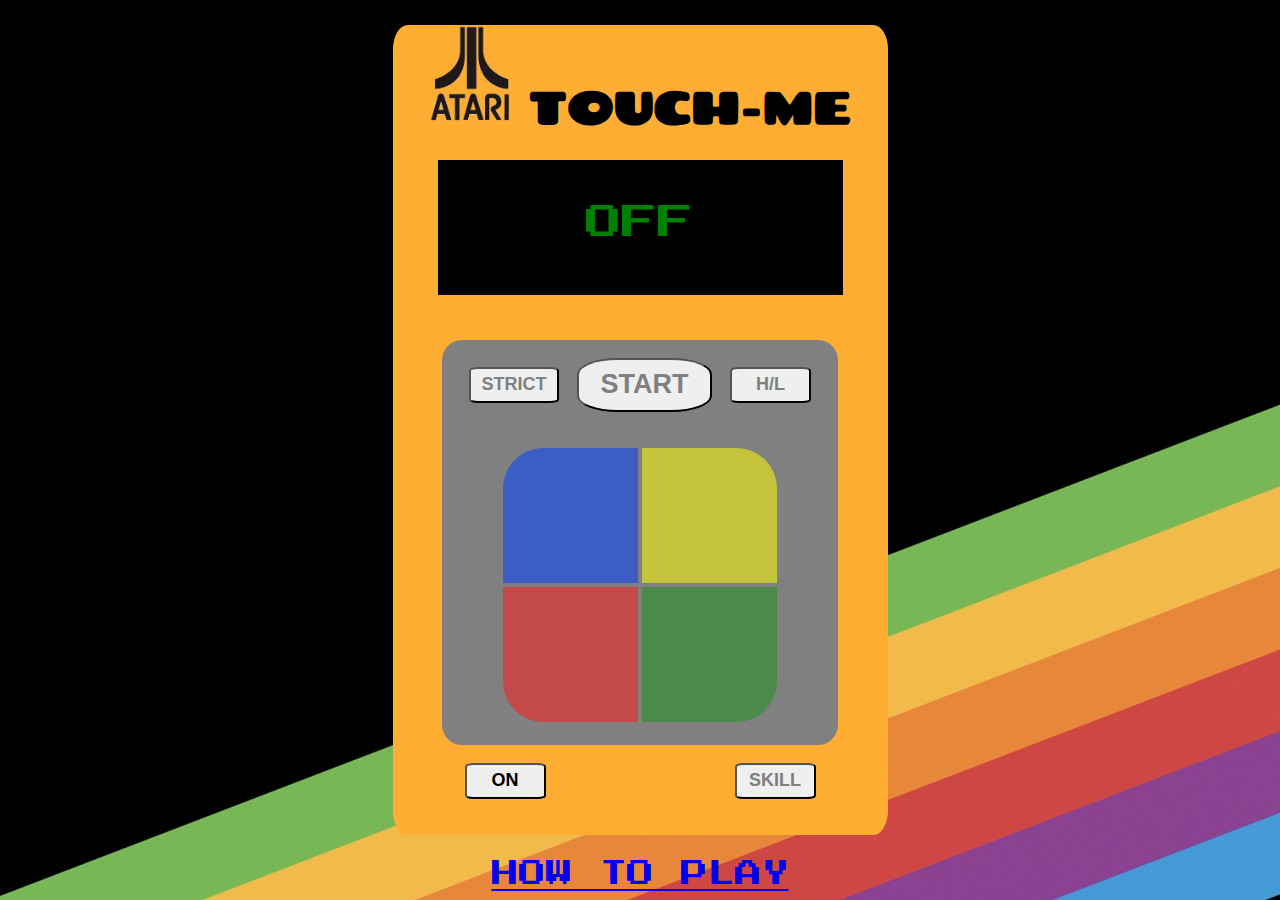
<file: index.html>
<!DOCTYPE html>
<html lang="en">

<head>
    <meta charset="UTF-8">
    <meta name="viewport" content="width=device-width, initial-scale=1.0">
    <link href="https://fonts.googleapis.com/css?family=Chango|Press+Start+2P&display=swap" rel="stylesheet">
    <link rel="stylesheet" type="text/css" href="assets/css/style.css">
    <title>RETRO GAME</title>
</head>

<body>
    <div class="center-column">
        <div class="game-panel">
            <div class="top">
                <div class="logo-heading">
                    <!---logo -->
                    <img id="logo" src="assets/images/atari-logo-02.jpeg" alt="atari-logo">
                    <h1 id="logo-text">TOUCH-ME</h1>
                </div>
                <!--display-->
                <div class="display">
                    <div id="strict-display"></div>
                    <div id="high-last-display"></div>
                    <div id="score-display">OFF</div>
                    <div id="skill-display"></div>
                    <div id="turn-display"></div>
                </div>
            </div>
            <!--brushed metal panel-->
            <div class="middle">
                <button id="strict">STRICT</button>
                <button id="start-reset">START</button>
                <button id="high-last">H/L</button>
                <div id="blue"></div>
                <div id="yellow"></div>
                <div id="red"></div>
                <div id="green"></div>
            </div>
            <!-- end of panel-->
            <div class="bottom">
                <button id="on-off">ON</button>
                <button id="skill-button">SKILL</button>
            </div>

        </div>
<div class="how-to-link">
    <a id="how-to-link" target = "_blank" href="how-to-play.html">HOW TO PLAY</a>
</div>
    </div>
    <script  src="assets/scripts/main.js"></script>
</body>

</html>
</file>
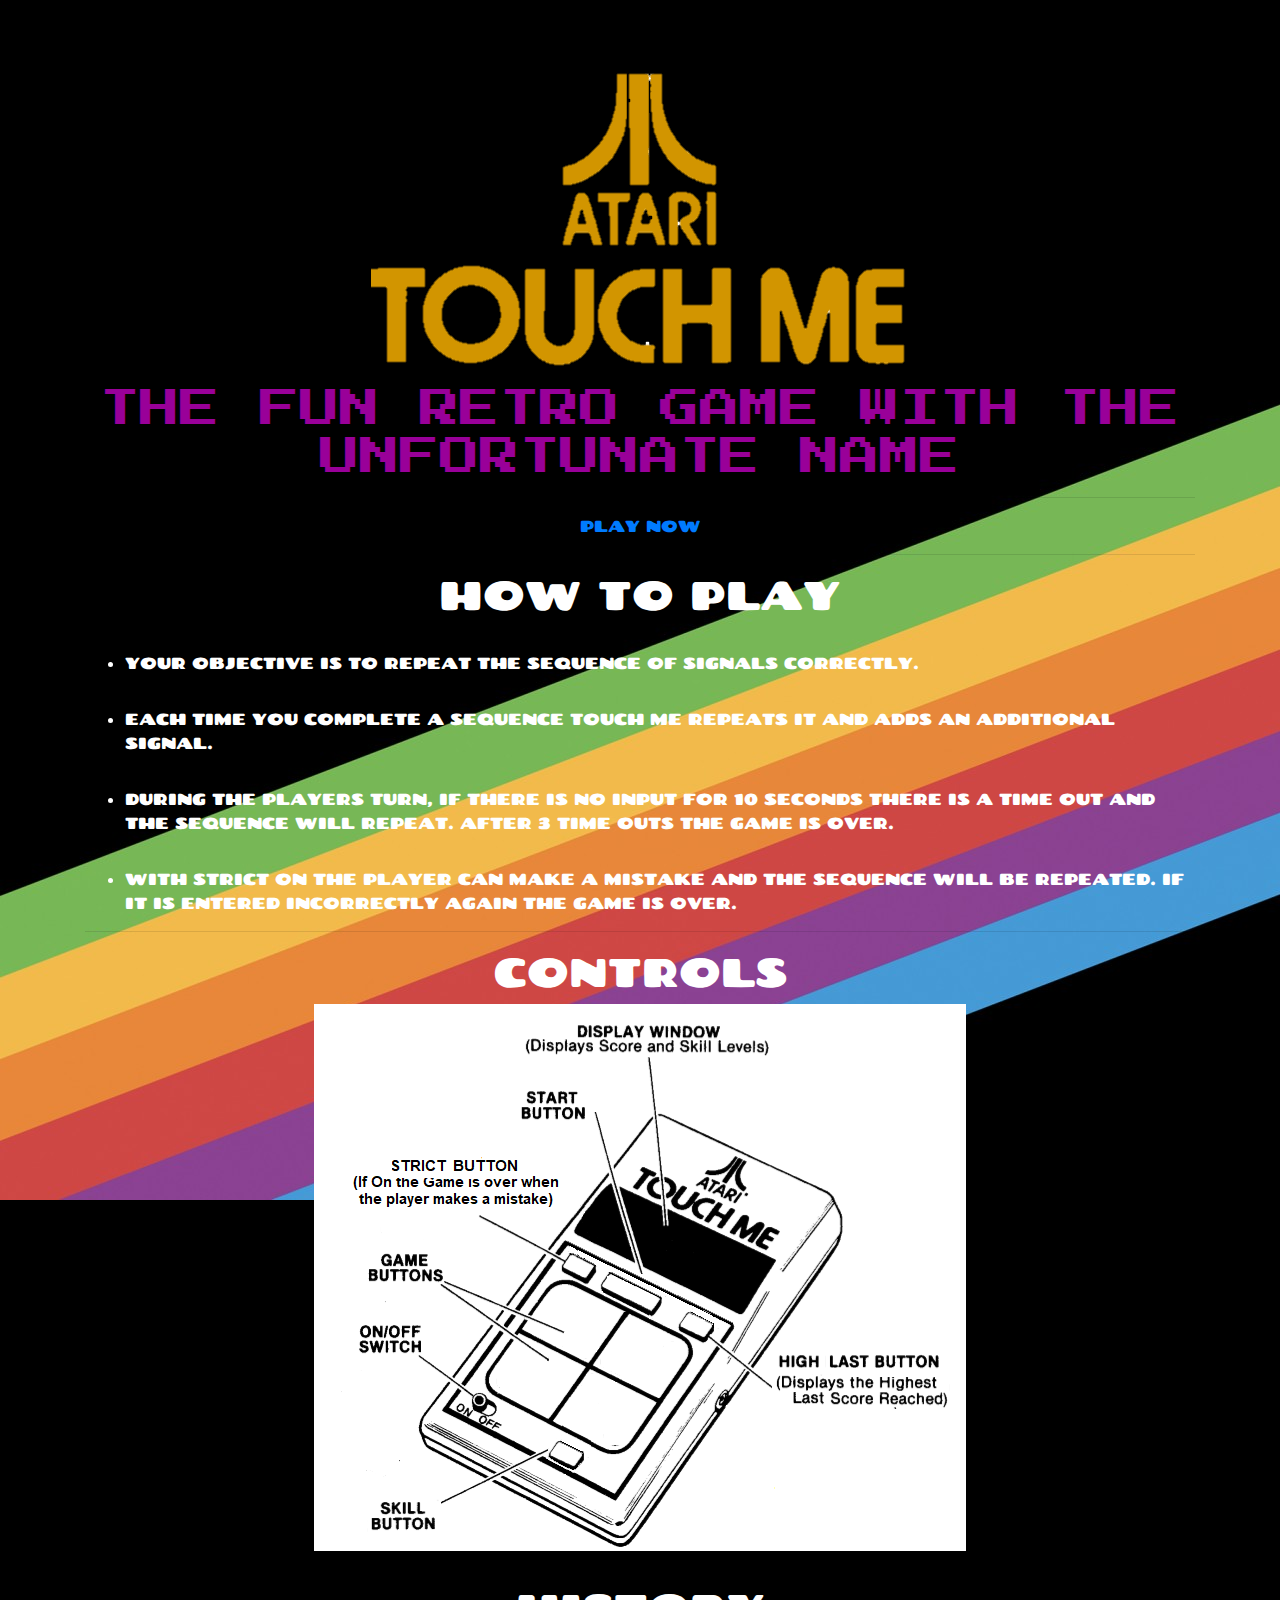
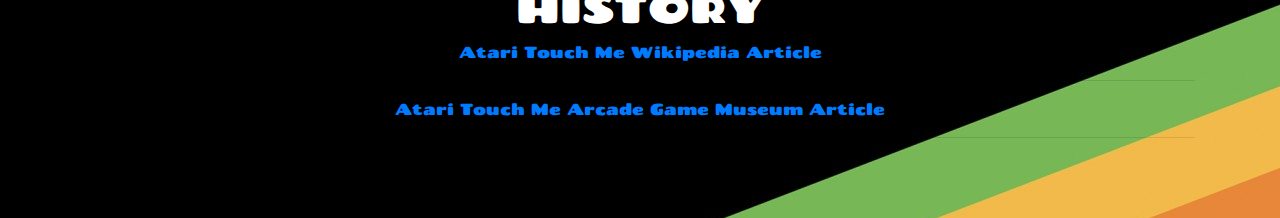
<file: how-to-play.html>
<!DOCTYPE html>
<html lang="en">

<head>
    <meta charset="UTF-8">
    <meta name="viewport" content="width=device-width, initial-scale=1, shrink-to-fit=no">
    <link href="https://fonts.googleapis.com/css?family=Chango|Press+Start+2P&display=swap" rel="stylesheet">
    <link rel="stylesheet" href="https://stackpath.bootstrapcdn.com/bootstrap/4.4.1/css/bootstrap.min.css"
        integrity="sha384-Vkoo8x4CGsO3+Hhxv8T/Q5PaXtkKtu6ug5TOeNV6gBiFeWPGFN9MuhOf23Q9Ifjh" crossorigin="anonymous">
    <link rel="stylesheet" type="text/css" href="assets/css/style.css">
    <title>Retro Game - How to play</title>
</head>

<body>
    <div class="container">

        <div class="how-to ">
            <div class="touch-image">
                <img src="./assets/images/retro-poster-mus.png">
                <h1 id="slogan">THE FUN RETRO GAME WITH THE UNFORTUNATE NAME</h1>
                <hr>
            </div>
            <a id="playGame" href="index.html">PLAY NOW</a>
            <hr>
            <h1>HOW TO PLAY</h1>

            <ul>
                <li>Your objective is to repeat the sequence of signals correctly.</li>
                <li>Each time you complete a sequence Touch me repeats it and adds an additional signal.</li>
                <li>During the players turn, if there is no input for 10 seconds there is a time out
                    and the sequence will repeat. After 3 time outs the game is over.</li>
                <li>With STRICT ON the player can make a mistake and the sequence will be repeated.
                    If it is entered incorrectly again the Game is over.</li>
            </ul>
            <hr>
            <h1>CONTROLS</h1>
            <img id="controls" src="./assets/images/buttons.png">
            <hr>
            <h1>HISTORY</h1>
            <a id="wikiArticle" target="_blank" href="https://en.m.wikipedia.org/wiki/Touch_Me_(arcade_game)">Atari
                Touch Me Wikipedia Article</a>
            <hr>
            <a id="arcadeGame" target="_blank"
                href="http://www.atarimuseum.com/videogames/arcade/fullsize/touchme.html">Atari Touch Me Arcade Game
                Museum Article</a>
            <hr>
        </div>
    </div>
    <script src="https://code.jquery.com/jquery-3.4.1.slim.min.js"
        integrity="sha384-J6qa4849blE2+poT4WnyKhv5vZF5SrPo0iEjwBvKU7imGFAV0wwj1yYfoRSJoZ+n"
        crossorigin="anonymous"></script>
    <script src="https://cdn.jsdelivr.net/npm/popper.js@1.16.0/dist/umd/popper.min.js"
        integrity="sha384-Q6E9RHvbIyZFJoft+2mJbHaEWldlvI9IOYy5n3zV9zzTtmI3UksdQRVvoxMfooAo"
        crossorigin="anonymous"></script>
    <script src="https://stackpath.bootstrapcdn.com/bootstrap/4.4.1/js/bootstrap.min.js"
        integrity="sha384-wfSDF2E50Y2D1uUdj0O3uMBJnjuUD4Ih7YwaYd1iqfktj0Uod8GCExl3Og8ifwB6"
        crossorigin="anonymous"></script>

</body>


</html>
</file>
<file: assets/css/style.css>
body {
    margin:0 auto;
    background-image: url("../images/colorful-1920x1200-rainbow-colors-dark-background-amoled-ios-11-9939.jpg");
    background-color: black;
    font-family: 'Press Start 2P', serif ;
    color: #fff;
}
button {
    font-size:2vh;
    color: grey;
}

/*--Div containing Game = determines the size, ensures proportion--*/
.center-column{
    width:55vh;
    height:85vh;
    margin:0 auto;
    padding:0;    
}


.game-panel{
    position: relative;
    width:100%;
    padding:0;
    margin:5% auto;
    background-color:#ffad33;   
    border-radius: 3%;
    text-align: center;
}

/*==Top of Game panel = logo and display==*/
.top {
    height:35vh;
}
/*---Space for Logo--*/
.logo-heading{
    height:15vh;
    
  }
#logo {
    height:11vh;
    display: inline-block;
    font-family: 'Chango', serif;
    margin:0;

}
#logo-text {
    font-size: 5vh;
    color: black;
    display: inline-block;
    margin-bottom:5vh;
    font-family: 'Chango', serif;
}
/*=== Game Display=====*/ 
.display {
    position: relative;
    background-color: Black;
    color: green;
    text-align: center;
    height:15vh;
    width: 45vh;
    margin:auto;
}
#strict-display {
    top:.5vh;
    left:.5vh;
    position: absolute;
    font-size: 1.7vh;
    display: inline-block;
    text-align: left;
    margin-top: 0.2vh;
    margin-bottom: .5vh;
    margin-left: 0;
    width:50%;
    
}
#high-last-display{
    top:.5vh;
    right:.5vh;
    position: absolute;
    font-size: 1.7vh;
    margin-top: 0.2vh;
    margin-bottom: .5vh;
    display: inline-block;
    text-align: right;
    width:50%;
}
#score-display {
    top: 5vh;
    margin: 0 auto;
    position: absolute;
    right:0;
    left:0;
    font-size:4vh;
}
#turn-display {
    bottom:.5vh;
    right:.5vh;
    position: absolute;
    font-size: 1.7vh;
    margin-top: 0.5vh;
    display: inline-block;
    text-align: right;
}
#skill-display {
    bottom: .5vh;
    left:.5vh;
    position: absolute;
    font-size: 1.7vh;
    display: inline-block;
    text-align: left;
}







/*==Middle of Game panel = metal panel and game buttons==*/
.middle{
    position: relative;
    height:45vh;
    width:80%;
    background-color: grey;
    border-radius: 5%;
    margin:0 auto;
}
/*==Bottom of Game panel = ON/OFF switch and Skill button==*/
.bottom{
    height:10vh;
}




/*---Strict Button---*/
#strict {
    position: absolute;
    height:4vh;
    width:10vh;
    top:3vh;
    left: 3vh;
    font-size: 2vh;
    border-radius: 10%;
    text-align: center;
    font-weight: bolder;
}
/*---Start Button---*/
#start-reset {
    position: absolute;
    top:2vh;
    left: 15vh;
    width:15vh;
    height:6vh;
    font-size: 3vh;
    border-radius: 30%;
    text-align: center;
    font-weight: bolder;
}
/*---High/Last Button---*/
#high-last {
    position: absolute;
    height:4vh;
    width:9vh;
    top:3vh;
    right: 3vh;
    font-size: 2vh;
    border-radius: 10%;
    text-align: center;
    font-weight: bolder;
}

/*=== Coloured Buttons ====*/
#blue {
    position: absolute;
    background-color: #0040ff88;
    height:15vh;
    width:15vh;
    display: inline-block;
    top:12vh;
    left:6.75vh;
    border-top-left-radius: 30%;
      
}

#yellow {
    position: absolute;
    background-color:#ffff0088;
    height:15vh;
    width:15vh;
    display: inline-block;
    top:12vh;
    right:6.75vh;
    border-top-right-radius: 30%;
    
}

#red {
    position: absolute;
    background-color: #ff1a1a88;
    height:15vh;
    width:15vh;
    display: inline-block;
    bottom:2.5vh;
    left:6.75vh;
    border-bottom-left-radius: 30%;   
}


#green {
    position: absolute;
    background-color:#00990069;
    height:15vh;
    width:15vh;
    display: inline-block;
    bottom:2.5vh;
    right:6.75vh;
    border-bottom-right-radius: 30%;
}



#on-off {
    position: absolute;
    height:4vh;
    width:9vh;
    bottom: 4vh;
    left: 8vh;
    border-radius: 10%;
    text-align: center;
    font-weight: bolder;
    color: black;
}
#skill-button {
    position: absolute;
    height:4vh;
    width:9vh;
    bottom: 4vh;
    right: 8vh;
    border-radius: 10%;
    text-align: center;
    font-weight: bolder;
}


.how-to-link {
    text-align: center;
    font-size: 3vh;
}


/*============HOW TO PLAY ================*/
.container {
    margin: 5% auto;
    text-align: center;
   
    display: flex;

    
}

.how-to {
   
    margin:0 auto;
    padding:0; 
    color: #fff;
    font-family: 'Chango', serif ; 
}
li {
    margin-top: 3%;
    text-align: left;
    text-transform: uppercase;
}
#controls {
    margin: 0 auto;
    text-align: center;
    left: 50%;  
}

img {
    margin: 0 auto;
  
}

#slogan {
    font-family: 'Press Start 2P', serif ;
    color: #990099;
}
</file>
